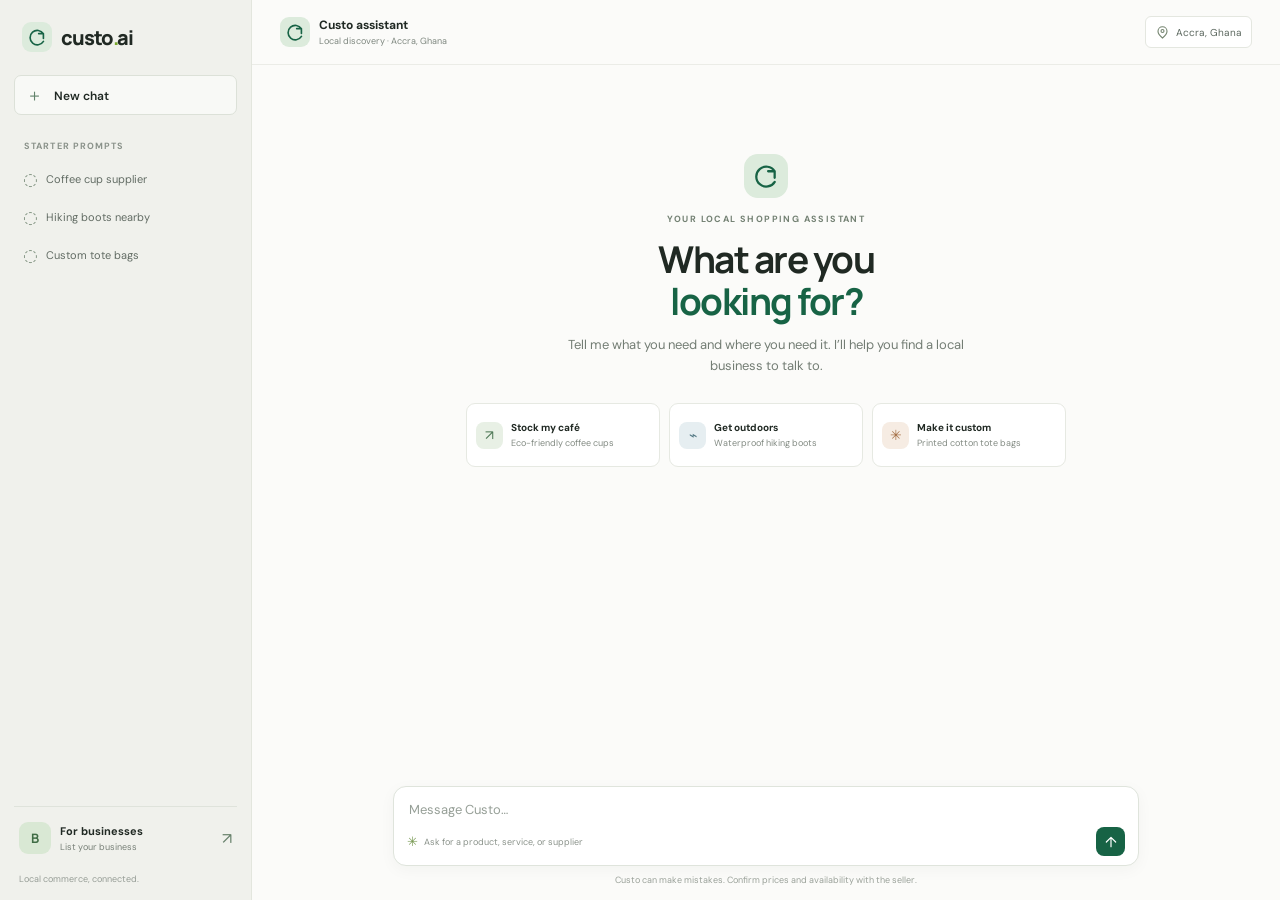
<file: index.html>
<!doctype html>
<html lang="en">
  <head>
    <meta charset="UTF-8" />
    <meta name="viewport" content="width=device-width, initial-scale=1.0" />
    <meta name="theme-color" content="#f7f7f4" />
    <meta name="description" content="Find trusted local businesses and products with Custo.AI." />
    <title>Custo.AI — Local discovery, in a conversation</title>
    <link rel="stylesheet" href="./styles.css" />
    <script src="./catalog.js" defer></script>
    <script src="./responses.js" defer></script>
    <script src="./app.js" defer></script>
  </head>
  <body>
    <div class="app-shell">
      <aside class="sidebar" id="sidebar">
        <a class="brand" href="#top" aria-label="Custo.AI home"><span class="brand-mark" aria-hidden="true"><svg viewBox="0 0 32 32"><path d="M25 10.2a11 11 0 1 0 .1 11.7M25 10.2v7.2m0-7.2h-7.2" /></svg></span><span>custo<span class="brand-dot">.</span>ai</span></a>
        <button class="new-chat" id="new-chat"><span aria-hidden="true">＋</span> New chat</button>
        <div class="side-label">STARTER PROMPTS</div>
        <div class="chat-history"><button class="history-item" data-query="Find an eco-friendly coffee cup supplier in Accra"><span class="history-icon" aria-hidden="true">◌</span><span>Coffee cup supplier</span></button><button class="history-item" data-query="Help me find waterproof hiking boots in Accra"><span class="history-icon" aria-hidden="true">◌</span><span>Hiking boots nearby</span></button><button class="history-item" data-query="I need custom printed tote bags in Accra"><span class="history-icon" aria-hidden="true">◌</span><span>Custom tote bags</span></button></div>
        <div class="side-spacer"></div>
        <a class="seller-side-link" href="./seller.html"><span class="seller-avatar">B</span><span><b>For businesses</b><small>List your business</small></span><span class="side-arrow" aria-hidden="true">↗</span></a>
        <div class="sidebar-foot">Local commerce, connected.</div>
      </aside>

      <main class="chat-main" id="top">
        <header class="chat-header"><button class="mobile-menu" id="mobile-menu" aria-label="Open menu"><svg viewBox="0 0 24 24" aria-hidden="true"><path d="M4 7h16M4 12h16M4 17h16" /></svg></button><div class="header-context"><span class="assistant-badge"><svg viewBox="0 0 32 32" aria-hidden="true"><path d="M25 10.2a11 11 0 1 0 .1 11.7M25 10.2v7.2m0-7.2h-7.2" /></svg></span><span><b>Custo assistant</b><small>Local discovery · Accra, Ghana</small></span></div><div class="location-control" aria-label="Current search area"><svg viewBox="0 0 20 20" aria-hidden="true"><path d="M16 8.3c0 4.1-6 9-6 9s-6-4.9-6-9a6 6 0 1 1 12 0Z"/><circle cx="10" cy="8" r="2"/></svg><span>Accra, Ghana</span></div></header>

        <section class="conversation" id="conversation" aria-label="Conversation" aria-live="polite">
          <div class="welcome-block" id="welcome-block">
            <div class="welcome-mark"><svg viewBox="0 0 32 32" aria-hidden="true"><path d="M25 10.2a11 11 0 1 0 .1 11.7M25 10.2v7.2m0-7.2h-7.2" /></svg></div>
            <div class="welcome-kicker">YOUR LOCAL SHOPPING ASSISTANT</div>
            <h1>What are you<br /><em>looking for?</em></h1>
            <p>Tell me what you need and where you need it. I’ll help you find a local business to talk to.</p>
            <div class="prompt-suggestions" aria-label="Try asking">
              <button class="prompt-card" data-query="Eco-friendly coffee cups for my café in Accra"><span class="prompt-icon green">↗</span><span><b>Stock my café</b><small>Eco-friendly coffee cups</small></span></button>
              <button class="prompt-card" data-query="Waterproof hiking boots available in Accra"><span class="prompt-icon blue">⌁</span><span><b>Get outdoors</b><small>Waterproof hiking boots</small></span></button>
              <button class="prompt-card" data-query="A reliable supplier for custom printed tote bags in Accra"><span class="prompt-icon orange">✳</span><span><b>Make it custom</b><small>Printed cotton tote bags</small></span></button>
            </div>
          </div>
        </section>

        <div class="composer-wrap">
          <form class="composer" id="chat-form">
            <label class="sr-only" for="query">Message Custo assistant</label>
            <textarea id="query" rows="1" placeholder="Message Custo…" required></textarea>
            <div class="composer-bottom"><div class="composer-hint"><span class="sparkle" aria-hidden="true">✳</span> Ask for a product, service, or supplier</div><button class="send-button" type="submit" aria-label="Send message"><svg viewBox="0 0 24 24" aria-hidden="true"><path d="M12 19V5m-7 7 7-7 7 7" /></svg></button></div>
          </form>
          <p class="disclaimer">Custo can make mistakes. Confirm prices and availability with the seller.</p>
        </div>
      </main>
    </div>
    <div class="mobile-scrim" id="mobile-scrim"></div>
  </body>
</html>
</file>
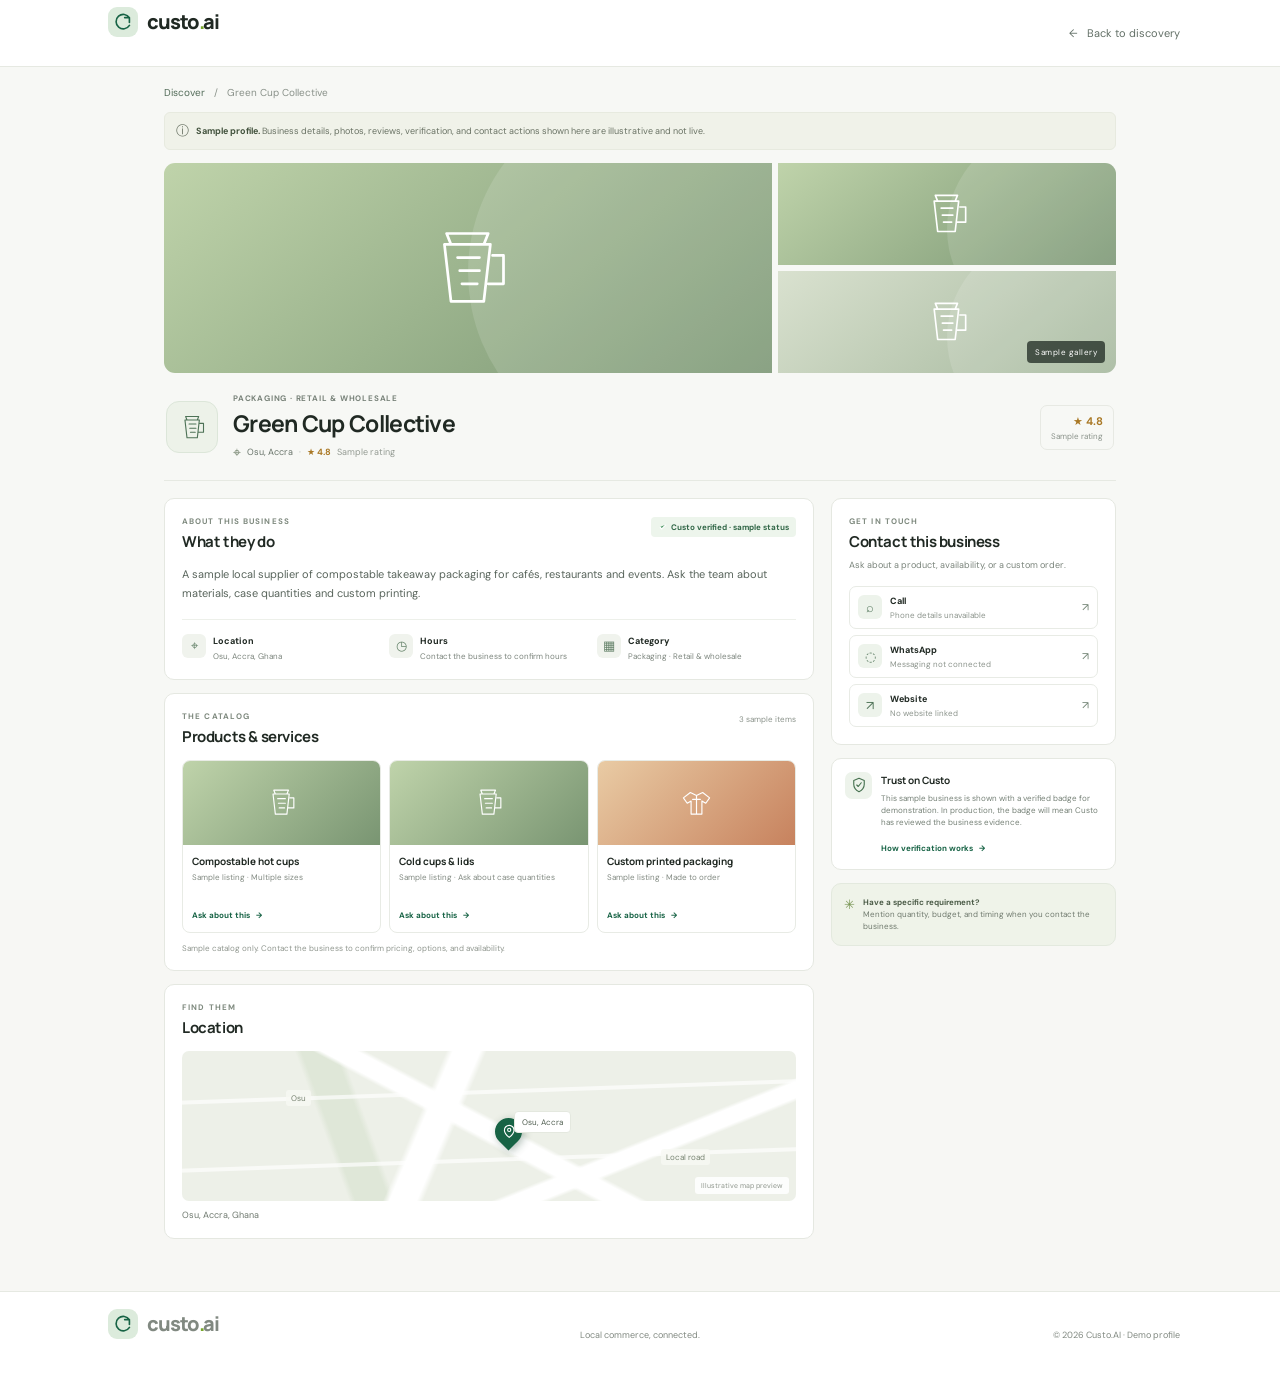
<file: profile.html>
<!doctype html>
<html lang="en">
  <head>
    <meta charset="UTF-8" />
    <meta name="viewport" content="width=device-width, initial-scale=1.0" />
    <meta name="theme-color" content="#f7f7f4" />
    <meta name="description" content="Business profile on Custo.AI." />
    <title>Business profile — Custo.AI</title>
    <link rel="stylesheet" href="./styles.css" />
    <script src="./catalog.js" defer></script>
    <script src="./profile.js" defer></script>
  </head>
  <body class="profile-page">
    <header class="profile-top">
      <a class="brand" href="./index.html" aria-label="Custo.AI home"><span class="brand-mark" aria-hidden="true"><svg viewBox="0 0 32 32"><path d="M25 10.2a11 11 0 1 0 .1 11.7M25 10.2v7.2m0-7.2h-7.2" /></svg></span><span>custo<span class="brand-dot">.</span>ai</span></a>
      <a class="profile-back" href="./index.html"><span aria-hidden="true">←</span> Back to discovery</a>
    </header>
    <main class="profile-container" id="profile-content">
      <nav class="breadcrumbs" aria-label="Breadcrumb"><a href="./index.html">Discover</a><span aria-hidden="true">/</span><span id="breadcrumb-name">Business profile</span></nav>
      <div class="profile-demo-note"><span aria-hidden="true">ⓘ</span><span><b>Sample profile.</b> Business details, photos, reviews, verification, and contact actions shown here are illustrative and not live.</span></div>
      <section class="profile-cover" id="profile-cover" aria-label="Business photo gallery"><div class="cover-main" id="cover-main"></div><div class="cover-side"><div class="cover-side-one" id="cover-side-one"></div><div class="cover-side-two" id="cover-side-two"></div></div><span class="cover-label">Sample gallery</span></section>
      <div class="profile-heading">
        <span class="profile-avatar" id="profile-avatar"></span>
        <div class="profile-title"><div class="profile-category" id="profile-category"></div><h1 id="business-name"></h1><div class="profile-subtitle" id="profile-subtitle"></div></div>
        <div class="profile-rating" id="profile-rating"></div>
      </div>

      <div class="profile-layout">
        <div class="profile-main-column">
          <section class="profile-panel profile-about"><div class="panel-heading"><div><div class="panel-eyebrow">ABOUT THIS BUSINESS</div><h2>What they do</h2></div><div id="verification-status"></div></div><p id="business-about"></p><div class="profile-facts"><div><span class="fact-icon">⌖</span><span><b>Location</b><small id="business-address"></small></span></div><div><span class="fact-icon">◷</span><span><b>Hours</b><small id="business-hours"></small></span></div><div><span class="fact-icon">▦</span><span><b>Category</b><small id="business-category-fact"></small></span></div></div></section>
          <section class="profile-panel"><div class="panel-heading"><div><div class="panel-eyebrow">THE CATALOG</div><h2>Products & services</h2></div><span class="catalog-count" id="catalog-count"></span></div><div class="catalog-grid" id="catalog-grid"></div><p class="catalog-note">Sample catalog only. Contact the business to confirm pricing, options, and availability.</p></section>
          <section class="profile-panel location-panel"><div class="panel-heading"><div><div class="panel-eyebrow">FIND THEM</div><h2>Location</h2></div></div><div class="map-preview"><div class="map-roads"></div><span class="map-place place-one" id="map-neighborhood"></span><span class="map-place place-two">Local road</span><span class="map-pin"><svg viewBox="0 0 20 20" aria-hidden="true"><path d="M16 8.3c0 4.1-6 9-6 9s-6-4.9-6-9a6 6 0 1 1 12 0Z"/><circle cx="10" cy="8" r="2"/></svg></span><span class="map-caption" id="map-caption"></span><span class="map-disclaimer">Illustrative map preview</span></div><p class="location-address" id="location-address"></p></section>
        </div>
        <aside class="profile-side-column">
          <section class="contact-panel"><div class="panel-eyebrow">GET IN TOUCH</div><h2>Contact this business</h2><p class="contact-intro">Ask about a product, availability, or a custom order.</p><div class="contact-actions"><button type="button" data-demo-contact="Phone"><span class="contact-icon">⌕</span><span><b>Call</b><small>Phone details unavailable</small></span><span class="contact-arrow">↗</span></button><button type="button" data-demo-contact="WhatsApp"><span class="contact-icon">◌</span><span><b>WhatsApp</b><small>Messaging not connected</small></span><span class="contact-arrow">↗</span></button><button type="button" data-demo-contact="Website"><span class="contact-icon">↗</span><span><b>Website</b><small>No website linked</small></span><span class="contact-arrow">↗</span></button></div><p class="contact-status" id="contact-status" role="status">Contact actions are disabled for sample listings.</p></section>
          <section class="trust-panel"><div class="trust-icon"><svg viewBox="0 0 24 24" aria-hidden="true"><path d="m12 3 7 3v5c0 5-3 8-7 10-4-2-7-5-7-10V6l7-3Zm-3 9 2 2 4-5" /></svg></div><div><h3>Trust on Custo</h3><p id="trust-copy"></p><a href="./index.html#how-it-works">How verification works <span aria-hidden="true">→</span></a></div></section>
          <section class="profile-tip"><span aria-hidden="true">✳</span><p><b>Have a specific requirement?</b><br />Mention quantity, budget, and timing when you contact the business.</p></section>
        </aside>
      </div>
    </main>
    <footer class="profile-footer"><a class="brand footer-brand" href="./index.html"><span class="brand-mark" aria-hidden="true"><svg viewBox="0 0 32 32"><path d="M25 10.2a11 11 0 1 0 .1 11.7M25 10.2v7.2m0-7.2h-7.2" /></svg></span><span>custo<span class="brand-dot">.</span>ai</span></a><span>Local commerce, connected.</span><span>© 2026 Custo.AI · Demo profile</span></footer>
  </body>
</html>
</file>
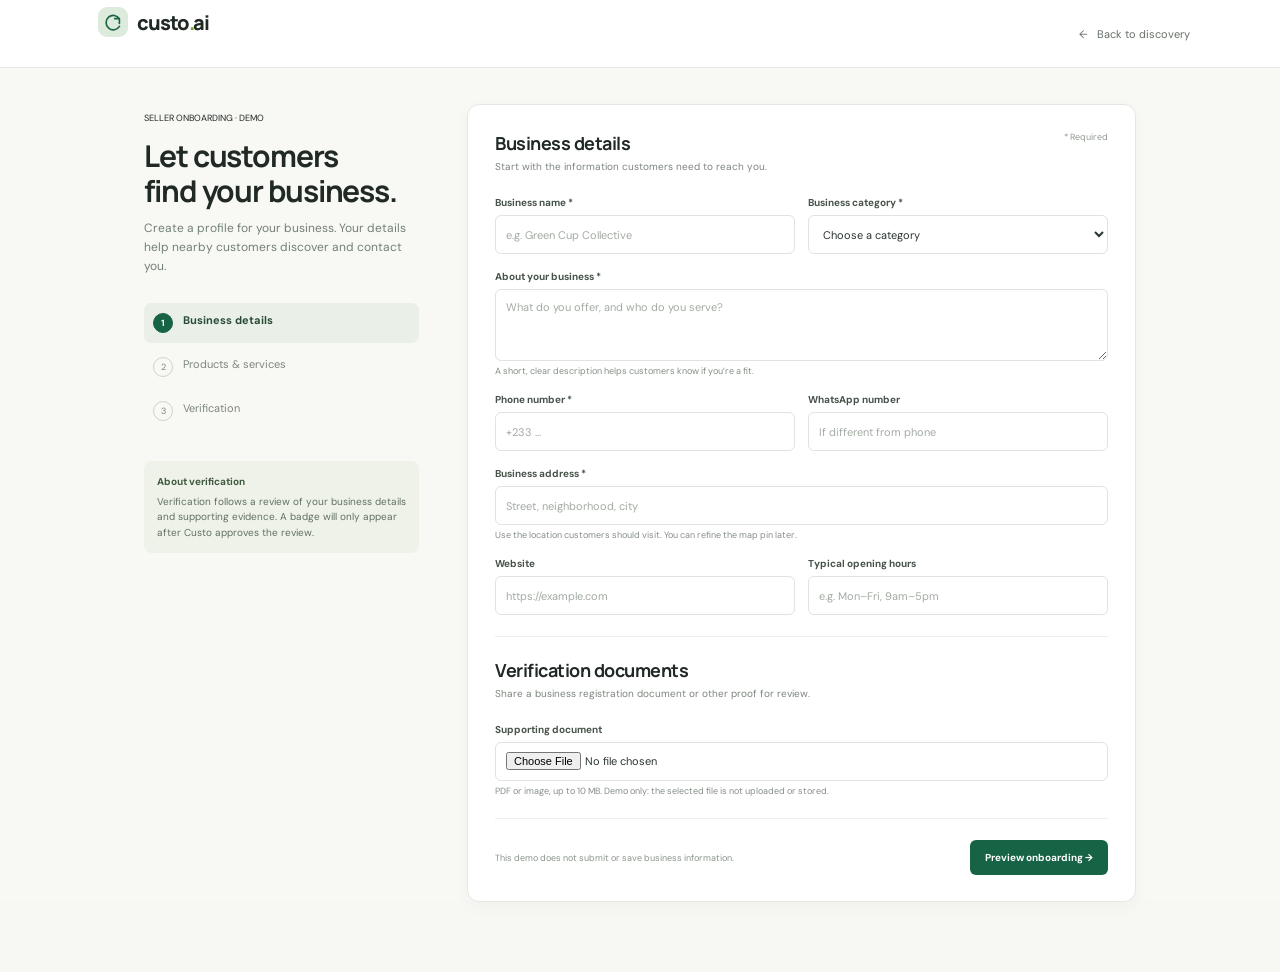
<file: seller.html>
<!doctype html>
<html lang="en">
  <head>
    <meta charset="UTF-8" />
    <meta name="viewport" content="width=device-width, initial-scale=1.0" />
    <meta name="theme-color" content="#f8f8f5" />
    <meta name="description" content="Create a Custo.AI business profile." />
    <title>List your business — Custo.AI</title>
    <link rel="stylesheet" href="./styles.css" />
    <script src="./seller.js" defer></script>
  </head>
  <body class="seller-page">
    <header class="seller-top">
      <a class="brand" href="./index.html"><span class="brand-mark" aria-hidden="true"><svg viewBox="0 0 32 32"><path d="M25 10.2a11 11 0 1 0 .1 11.7M25 10.2v7.2m0-7.2h-7.2" /></svg></span><span>custo<span class="brand-dot">.</span>ai</span></a>
      <a class="seller-back" href="./index.html"><span aria-hidden="true">←</span> Back to discovery</a>
    </header>
    <main class="seller-container">
      <aside class="seller-aside">
        <div class="eyebrow">SELLER ONBOARDING · DEMO</div>
        <h1>Let customers<br />find your business.</h1>
        <p>Create a profile for your business. Your details help nearby customers discover and contact you.</p>
        <div class="progress-list" aria-label="Onboarding steps">
          <div class="progress-step active"><span class="progress-circle">1</span><span>Business details</span></div>
          <div class="progress-step"><span class="progress-circle">2</span><span>Products & services</span></div>
          <div class="progress-step"><span class="progress-circle">3</span><span>Verification</span></div>
        </div>
        <div class="seller-note"><b>About verification</b>Verification follows a review of your business details and supporting evidence. A badge will only appear after Custo approves the review.</div>
      </aside>

      <section class="seller-form-card" aria-labelledby="form-title">
        <div class="form-section-heading"><div><h2 id="form-title">Business details</h2><p>Start with the information customers need to reach you.</p></div><span class="required-note">* Required</span></div>
        <form id="seller-form">
          <div class="field-grid">
            <div class="field"><label for="business-name">Business name *</label><input id="business-name" name="business-name" autocomplete="organization" placeholder="e.g. Green Cup Collective" required /></div>
            <div class="field"><label for="category">Business category *</label><select id="category" name="category" required><option value="">Choose a category</option><option>Food & drink</option><option>Retail & shopping</option><option>Wholesale & suppliers</option><option>Home & services</option><option>Health & wellness</option><option>Other</option></select></div>
            <div class="field full"><label for="description">About your business *</label><textarea id="description" name="description" maxlength="400" placeholder="What do you offer, and who do you serve?" required></textarea><span class="field-hint">A short, clear description helps customers know if you’re a fit.</span></div>
            <div class="field"><label for="phone">Phone number *</label><input id="phone" name="phone" type="tel" autocomplete="tel" placeholder="+233 …" required /></div>
            <div class="field"><label for="whatsapp">WhatsApp number</label><input id="whatsapp" name="whatsapp" type="tel" placeholder="If different from phone" /></div>
            <div class="field full"><label for="address">Business address *</label><input id="address" name="address" autocomplete="street-address" placeholder="Street, neighborhood, city" required /><span class="field-hint">Use the location customers should visit. You can refine the map pin later.</span></div>
            <div class="field"><label for="website">Website</label><input id="website" name="website" type="url" autocomplete="url" placeholder="https://example.com" /></div>
            <div class="field"><label for="hours">Typical opening hours</label><input id="hours" name="hours" placeholder="e.g. Mon–Fri, 9am–5pm" /></div>
          </div>
          <hr class="form-divider" />
          <div class="form-section-heading"><div><h2>Verification documents</h2><p>Share a business registration document or other proof for review.</p></div></div>
          <div class="field-grid">
            <div class="field full"><label for="document">Supporting document</label><input id="document" name="document" type="file" accept=".pdf,.png,.jpg,.jpeg" /><span class="field-hint">PDF or image, up to 10 MB. Demo only: the selected file is not uploaded or stored.</span></div>
          </div>
          <hr class="form-divider" />
          <div class="form-actions"><p>This demo does not submit or save business information.</p><button class="primary-button" type="submit">Preview onboarding <span aria-hidden="true">→</span></button></div>
          <div class="seller-success" id="seller-success" role="status">Your form is complete. In the live portal, the next step would be product listings and document review. Nothing was submitted.</div>
        </form>
      </section>
    </main>
  </body>
</html>
</file>
<file: styles.css>
@import url('https://fonts.googleapis.com/css2?family=DM+Sans:wght@400;500;600;700&family=Manrope:wght@400;500;600;700;800&display=swap');
:root{font-family:'DM Sans',Arial,sans-serif;color:#202923;background:#f7f7f4;font-synthesis:none;text-rendering:optimizeLegibility;--ink:#202923;--muted:#707a72;--green:#176345;--line:#e6e9e2;--paper:#fff;--lime:#d8f16b}
*{box-sizing:border-box}html,body{height:100%;margin:0}body{min-width:320px}button,textarea{font:inherit;color:inherit}button{cursor:pointer}a{color:inherit;text-decoration:none}:focus-visible{outline:3px solid #91b977;outline-offset:3px}
.app-shell{height:100%;min-height:620px;display:grid;grid-template-columns:252px 1fr}.sidebar{background:#f0f1ec;border-right:1px solid #e3e6de;padding:22px 14px 15px;display:flex;flex-direction:column}.brand{display:flex;align-items:center;gap:9px;font:800 20px 'Manrope',sans-serif;letter-spacing:-1.1px;padding:0 8px 23px}.brand-mark,.assistant-badge,.welcome-mark{display:grid;place-items:center;background:#dcebdc}.brand-mark{width:30px;height:30px;border-radius:9px}.brand-mark svg,.assistant-badge svg,.welcome-mark svg{fill:none;stroke:#176345;stroke-width:2.5;stroke-linecap:round;stroke-linejoin:round}.brand-mark svg{width:21px}.brand-dot{color:#78a72b}.new-chat{height:40px;border:1px solid #dce1d8;background:#f8f9f6;border-radius:7px;text-align:left;padding:0 11px;font-size:12px;font-weight:600}.new-chat span{font-size:17px;color:#62836b;margin-right:8px;vertical-align:-1px}.side-label{font-size:9px;font-weight:700;letter-spacing:1.1px;color:#8a928a;padding:25px 10px 9px}.chat-history{display:grid;gap:3px}.history-item{height:35px;display:flex;align-items:center;gap:8px;padding:0 9px;border:0;background:transparent;border-radius:6px;text-align:left;color:#626c64;font-size:11px;white-space:nowrap;overflow:hidden;text-overflow:ellipsis}.history-item.active{background:#e5e9e1;color:#28372e;font-weight:600}.history-icon{font-size:17px;color:#829482}.side-spacer{flex:1}.seller-side-link{border-top:1px solid #dfe3db;padding:15px 5px 11px;display:flex;align-items:center;gap:9px}.seller-avatar{width:32px;height:32px;border-radius:9px;background:#d9e8d4;color:#3f6c44;display:grid;place-items:center;font:700 13px 'Manrope',sans-serif}.seller-side-link b,.seller-side-link small{display:block}.seller-side-link b{font-size:11px}.seller-side-link small{font-size:9px;color:#788078;margin-top:3px}.side-arrow{margin-left:auto;color:#67816a}.sidebar-foot{font-size:9px;color:#969d96;padding:8px 5px 0}.chat-main{min-width:0;display:flex;flex-direction:column;position:relative;background:#fbfbf9}.chat-header{height:65px;flex:0 0 65px;border-bottom:1px solid #ebece7;padding:0 28px;display:flex;align-items:center;justify-content:space-between;background:#fbfbf9}.header-context{display:flex;align-items:center;gap:9px}.assistant-badge{width:30px;height:30px;border-radius:9px}.assistant-badge svg{width:21px}.header-context b,.header-context small{display:block}.header-context b{font-size:12px}.header-context small{font-size:9px;color:#7e877f;margin-top:2px}.location-control{height:32px;border:1px solid #e4e7e0;background:#fff;border-radius:6px;padding:0 9px;display:flex;gap:6px;align-items:center;font-size:10px;color:#5b675e}.location-control svg{width:15px;fill:none;stroke:#758570;stroke-width:1.5}.chevron{font-size:13px;color:#7a857b}.mobile-menu{display:none;border:0;background:transparent;padding:8px}.mobile-menu svg{width:20px;fill:none;stroke:currentColor;stroke-width:1.7}.conversation{width:min(810px,100%);margin:0 auto;flex:1;overflow:auto;padding:35px 32px 28px;scroll-behavior:smooth}.welcome-block{max-width:600px;margin:54px auto 0;text-align:center}.welcome-mark{width:44px;height:44px;border-radius:14px;margin:0 auto 15px}.welcome-mark svg{width:29px}.welcome-kicker{font-size:9px;font-weight:700;letter-spacing:1.4px;color:#738173}.welcome-block h1{font:700 37px/1.13 'Manrope',sans-serif;letter-spacing:-1.5px;margin:14px 0 11px}.welcome-block h1 em{font-style:normal;color:var(--green)}.welcome-block>p{font-size:13px;line-height:1.65;color:#737d74;max-width:410px;margin:0 auto}.prompt-suggestions{display:grid;grid-template-columns:repeat(3,1fr);gap:9px;margin:27px auto 0}.prompt-card{background:#fff;border:1px solid #e6e9e2;border-radius:9px;min-height:64px;padding:10px 9px;display:flex;gap:8px;align-items:center;text-align:left;transition:border-color .18s,background .18s}.prompt-card:hover{border-color:#b9cbb9;background:#fcfefb}.prompt-icon{width:27px;height:27px;flex:0 0 27px;display:grid;place-items:center;border-radius:8px;font-size:14px}.prompt-icon.green{background:#e8f0e5;color:#4e7856}.prompt-icon.blue{background:#e6eef1;color:#527783}.prompt-icon.orange{background:#f6ece3;color:#a46f45}.prompt-card b,.prompt-card small{display:block}.prompt-card b{font-size:10px}.prompt-card small{font-size:9px;color:#838b83;margin-top:4px;line-height:1.3}.composer-wrap{width:min(810px,100%);padding:0 32px 14px;margin:0 auto}.composer{padding:13px 13px 9px;background:#fff;border:1px solid #dfe4dc;border-radius:13px;box-shadow:0 4px 16px #2635220a}.composer:focus-within{border-color:#a8c4aa;box-shadow:0 0 0 3px #e9f1e8}.composer textarea{display:block;width:100%;min-height:27px;max-height:130px;resize:none;border:0;outline:0;background:transparent;font-size:13px;line-height:1.5;padding:0 2px;color:var(--ink)}.composer textarea::placeholder{color:#969f97}.composer-bottom{height:29px;display:flex;align-items:center;justify-content:space-between}.composer-hint{font-size:9px;color:#8a928a;display:flex;align-items:center;gap:6px}.sparkle{font-size:13px;color:#789953}.send-button{width:29px;height:29px;display:grid;place-items:center;border:0;border-radius:8px;background:var(--green);color:white}.send-button:hover{background:#104d35}.send-button svg{width:16px;fill:none;stroke:currentColor;stroke-width:1.8;stroke-linecap:round;stroke-linejoin:round}.disclaimer{text-align:center;font-size:9px;color:#9aa199;margin:8px 0 0}
.user-message-row{display:flex;justify-content:flex-end;margin:12px 0 19px}.user-message{background:#eef1eb;border:1px solid #e8ebe5;color:#26342b;max-width:min(520px,85%);padding:11px 14px;border-radius:15px 15px 4px 15px;font-size:13px;line-height:1.55;white-space:pre-wrap}.assistant-message-row{display:flex;gap:10px;align-items:flex-start;margin:0 0 21px}.assistant-mini{width:27px;height:27px;flex:0 0 27px;border-radius:8px;background:#dcebdc;display:grid;place-items:center}.assistant-mini svg{width:19px;fill:none;stroke:#176345;stroke-width:2.4;stroke-linecap:round;stroke-linejoin:round}.assistant-content{min-width:0;flex:1}.assistant-content>p{font-size:13px;line-height:1.65;color:#3e4941;margin:2px 0 13px}.match-head{display:flex;align-items:center;justify-content:space-between;margin:14px 0 9px}.match-head b{font:700 13px 'Manrope',sans-serif}.match-head span{font-size:9px;color:#879087}.match-list{display:grid;gap:8px}.match-card{display:grid;grid-template-columns:62px 1fr auto;gap:11px;align-items:center;padding:10px;border:1px solid #e6e9e2;background:#fff;border-radius:9px}.match-art{height:58px;border-radius:8px;display:grid;place-items:center}.match-art svg{width:30px;height:30px;fill:none;stroke:#fff;stroke-width:1.5;stroke-linecap:round;stroke-linejoin:round}.match-art.cups{background:linear-gradient(135deg,#b9d2a5,#76956f)}.match-art.outdoors{background:linear-gradient(135deg,#c1d3cc,#78958c)}.match-art.textile{background:linear-gradient(135deg,#eccb9e,#c7835b)}.match-art.service{background:linear-gradient(135deg,#d0d0b8,#92977e)}.match-info{min-width:0}.match-category{font-size:8px;letter-spacing:.5px;text-transform:uppercase;color:#899189;font-weight:700}.match-info h3{font:700 12px 'Manrope',sans-serif;margin:4px 0 3px;letter-spacing:-.2px}.match-info p{font-size:10px;line-height:1.4;color:#758076;margin:0}.match-meta{display:flex;gap:9px;align-items:center;margin-top:5px;font-size:9px;color:#788278}.match-rating{color:#a97825;font-weight:700}.verified-pill{display:inline-flex;align-items:center;gap:3px;margin-left:5px;color:#316747;background:#edf5ec;border-radius:4px;padding:3px 5px;font-size:8px;font-weight:700}.verified-pill svg{width:10px;height:10px;fill:#4a9562;stroke:white;stroke-width:2}.match-contact{border:1px solid #dce5dc;background:#fff;border-radius:6px;padding:7px 9px;color:#176345;font-size:9px;font-weight:700;white-space:nowrap}.match-contact:hover{background:#f2f7f1}.results-disclaimer{font-size:9px!important;color:#8b948b!important;margin:8px 0 0!important}.empty-state{border:1px dashed #d8dfd7;background:#fff;border-radius:10px;padding:18px;text-align:left;color:#657067;font-size:11px;line-height:1.55}.empty-state strong{display:block;color:var(--ink);font:700 12px 'Manrope',sans-serif;margin-bottom:4px}.mobile-scrim{display:none}.sr-only{position:absolute;width:1px;height:1px;padding:0;margin:-1px;overflow:hidden;clip:rect(0,0,0,0);white-space:nowrap;border:0}
/* Seller onboarding phase */
.seller-page{min-height:100%;background:#f8f8f5}.seller-top{height:68px;background:#fff;border-bottom:1px solid var(--line);display:flex;align-items:center;justify-content:space-between;padding:0 max(24px,calc((100% - 1100px)/2))}.seller-back{font-size:11px;color:#657067}.seller-back span{padding-right:6px}.seller-container{max-width:1040px;margin:0 auto;padding:36px 24px 70px;display:grid;grid-template-columns:275px 1fr;gap:48px}.seller-aside{padding-top:8px}.seller-aside .eyebrow{font-size:9px}.seller-aside h1{font:700 30px/1.18 'Manrope',sans-serif;letter-spacing:-1.1px;margin:14px 0 10px}.seller-aside>p{font-size:12px;color:#738076;line-height:1.6;margin:0 0 27px}.progress-list{display:grid;gap:4px}.progress-step{display:flex;gap:10px;padding:10px 9px;border-radius:7px;color:#7d867e;font-size:11px}.progress-step.active{background:#eaf0e7;color:#284b35;font-weight:700}.progress-circle{width:20px;height:20px;border:1px solid #ccd4ca;border-radius:50%;display:grid;place-items:center;font-size:9px;flex:0 0 20px}.progress-step.active .progress-circle{background:#176345;border-color:#176345;color:#fff}.seller-note{margin-top:30px;padding:13px;background:#eef2e9;border-radius:8px;color:#62705f;font-size:10px;line-height:1.55}.seller-note b{display:block;color:#3f5941;margin-bottom:4px}.seller-form-card{background:#fff;border:1px solid #e5e8e1;border-radius:12px;padding:26px 27px;box-shadow:0 5px 18px #26352208}.form-section-heading{display:flex;align-items:start;justify-content:space-between;margin-bottom:23px}.form-section-heading h2{font:700 18px 'Manrope',sans-serif;letter-spacing:-.5px;margin:0 0 5px}.form-section-heading p{font-size:10px;color:#7c857c;margin:0}.required-note{font-size:9px;color:#929a91}.field-grid{display:grid;grid-template-columns:1fr 1fr;gap:16px 13px}.field{display:grid;gap:6px}.field.full{grid-column:1/-1}.field label{font-size:10px;font-weight:700;color:#47534a}.field input,.field select,.field textarea{width:100%;min-height:39px;border:1px solid #dfe4dc;border-radius:6px;background:#fff;padding:9px 10px;font:400 11px 'DM Sans',sans-serif;color:#29352d}.field input::placeholder,.field textarea::placeholder{color:#a2aaa2}.field textarea{min-height:72px;resize:vertical;line-height:1.5}.field-hint{font-size:9px;color:#858e85;margin-top:-2px}.form-divider{border:0;border-top:1px solid #edf0ea;margin:21px 0}.form-actions{display:flex;justify-content:space-between;align-items:center}.form-actions p{font-size:9px;color:#8b948b;margin:0}.primary-button{border:0;background:#176345;color:#fff;padding:11px 15px;border-radius:6px;font-size:10px;font-weight:700}.primary-button:hover{background:#104d35}.seller-success{display:none;margin-top:14px;padding:10px 12px;border-radius:6px;background:#eaf4e9;color:#32643e;font-size:10px}.seller-success.show{display:block}
@media(max-width:800px){.app-shell{grid-template-columns:220px 1fr}.conversation{padding:26px 22px}.composer-wrap{padding-left:22px;padding-right:22px}.seller-container{gap:28px;grid-template-columns:235px 1fr}}
@media(max-width:620px){.app-shell{display:block;min-height:100%;height:100dvh}.sidebar{position:fixed;z-index:20;inset:0 auto 0 0;width:260px;transform:translateX(-102%);transition:transform .2s;box-shadow:12px 0 30px #17251a12}.sidebar.open{transform:translateX(0)}.mobile-scrim.visible{display:block;position:fixed;z-index:19;inset:0;background:#15231a55}.chat-main{height:100%;min-height:0}.chat-header{height:59px;flex-basis:59px;padding:0 14px;justify-content:start;gap:9px}.mobile-menu{display:grid;place-items:center}.location-control{margin-left:auto;height:30px;font-size:9px}.assistant-badge{width:27px;height:27px}.header-context b{font-size:11px}.header-context small{font-size:8px}.conversation{padding:22px 15px 18px}.welcome-block{margin:38px auto 0}.welcome-block h1{font-size:34px}.welcome-block>p{font-size:12px}.prompt-suggestions{grid-template-columns:1fr;margin-top:22px;gap:7px}.prompt-card{min-height:54px;padding:8px 10px}.composer-wrap{padding:0 12px 10px}.disclaimer{font-size:8px}.match-card{grid-template-columns:50px 1fr;gap:9px;padding:8px}.match-art{height:50px}.match-contact{grid-column:2;justify-self:start;margin-top:-3px}.match-info h3{font-size:11px}.match-info p{font-size:9px}.match-meta{font-size:8px}.seller-top{height:60px;padding:0 17px}.seller-container{display:block;padding:25px 15px 45px}.seller-aside{padding:0 4px 20px}.seller-aside h1{font-size:25px;margin:10px 0 7px}.seller-aside>p{margin-bottom:15px}.progress-list{grid-template-columns:repeat(3,1fr);gap:5px}.progress-step{padding:8px 5px;font-size:9px;gap:5px;align-items:center}.progress-circle{width:18px;height:18px;flex-basis:18px}.seller-note{display:none}.seller-form-card{padding:19px 15px}.form-section-heading{margin-bottom:18px}.field-grid{gap:13px 9px}.field label{font-size:9px}.field input,.field select,.field textarea{font-size:10px}.form-actions p{max-width:150px;line-height:1.4}}
@media(max-width:380px){.location-control{padding:0 6px;gap:3px}.location-control span:nth-child(2){max-width:75px;white-space:nowrap;overflow:hidden}.field-grid{grid-template-columns:1fr}.field.full{grid-column:auto}.progress-step{font-size:8px}.progress-circle{display:none}}
@media(prefers-reduced-motion:reduce){*,*::before,*::after{scroll-behavior:auto!important;transition:none!important;animation:none!important}}
/* Public seller profiles */
.profile-page{min-height:100%;background:#f7f8f5}.profile-top{height:67px;border-bottom:1px solid var(--line);background:#fff;display:flex;align-items:center;justify-content:space-between;padding:0 max(24px,calc((100% - 1080px)/2))}.profile-back{font-size:11px;color:#637067}.profile-back span{padding-right:6px}.profile-container{max-width:1000px;margin:0 auto;padding:19px 24px 52px}.breadcrumbs{display:flex;gap:9px;align-items:center;color:#899189;font-size:10px;margin:0 0 13px}.breadcrumbs a{color:#536c59}.profile-demo-note{display:flex;align-items:center;gap:7px;padding:9px 11px;border:1px solid #e7eadf;background:#f0f2e9;border-radius:6px;color:#697264;font-size:9px;line-height:1.4;margin-bottom:13px}.profile-demo-note>span:first-child{font-size:13px}.profile-demo-note b{color:#43533e}.profile-cover{height:210px;display:grid;grid-template-columns:1.8fr 1fr;gap:6px;border-radius:11px;overflow:hidden;position:relative}.cover-main,.cover-side-one,.cover-side-two{display:grid;place-items:center;position:relative;overflow:hidden}.cover-main:before,.cover-side-one:before,.cover-side-two:before{content:'';position:absolute;width:60%;aspect-ratio:1;border-radius:50%;background:#ffffff20;top:-35%;right:-10%}.cover-main>svg{width:105px;height:105px;fill:none;stroke:#fff;stroke-width:1.25;stroke-linecap:round;stroke-linejoin:round;z-index:1}.cover-side{display:grid;grid-template-rows:1fr 1fr;gap:6px;min-height:0}.cover-side-one>svg,.cover-side-two>svg{width:56px;height:56px;fill:none;stroke:#fff;stroke-width:1.4;stroke-linecap:round;stroke-linejoin:round;z-index:1}.cover-cups .cover-main,.cover-cups .cover-side-one{background:linear-gradient(140deg,#bfd3aa,#799572)}.cover-cups .cover-side-two{background:linear-gradient(140deg,#d9e1cf,#a4b79c)}.cover-outdoors .cover-main,.cover-outdoors .cover-side-one{background:linear-gradient(140deg,#c1d2ca,#79988e)}.cover-outdoors .cover-side-two{background:linear-gradient(140deg,#e0e4dd,#a6b8ae)}.cover-textile .cover-main,.cover-textile .cover-side-one{background:linear-gradient(140deg,#e9cba4,#c7825e)}.cover-textile .cover-side-two{background:linear-gradient(140deg,#eddcc5,#cda57d)}.cover-service .cover-main,.cover-service .cover-side-one{background:linear-gradient(140deg,#d2d2bd,#8d957f)}.cover-service .cover-side-two{background:linear-gradient(140deg,#e3e4d7,#b8c0a7)}.cover-label{position:absolute;right:11px;bottom:10px;border-radius:4px;background:#18231db8;color:#fff;padding:6px 8px;font-size:8px;letter-spacing:.5px}.profile-heading{display:flex;align-items:center;gap:15px;padding:20px 2px 19px;border-bottom:1px solid #e6e9e2}.profile-avatar{width:52px;height:52px;flex:0 0 52px;display:grid;place-items:center;background:#edf2e9;border:1px solid #dce6d9;border-radius:13px}.profile-avatar svg{width:33px;height:33px;fill:none;stroke:#4d7256;stroke-width:1.6;stroke-linecap:round;stroke-linejoin:round}.profile-title{min-width:0;flex:1}.profile-category{font-size:8px;text-transform:uppercase;letter-spacing:.8px;font-weight:700;color:#788279}.profile-title h1{font:700 23px 'Manrope',sans-serif;letter-spacing:-.7px;margin:4px 0 4px}.profile-subtitle{display:flex;align-items:center;gap:6px;color:#687369;font-size:9px}.profile-location-icon{font-size:14px;color:#75846f}.subtitle-dot{color:#a0a69e}.profile-rating-inline{color:#a97825;font-weight:700}.rating-count{color:#949b93}.profile-rating{padding:8px 10px;border:1px solid #e7e9e3;border-radius:7px;text-align:right;white-space:nowrap}.profile-rating b,.profile-rating span{display:block}.profile-rating b{font-size:11px;color:#a97825}.profile-rating span{font-size:8px;color:#8b938b;margin-top:3px}.profile-layout{display:grid;grid-template-columns:minmax(0,1fr) 285px;gap:17px;padding-top:17px;align-items:start}.profile-main-column,.profile-side-column{display:grid;gap:13px}.profile-panel,.contact-panel,.trust-panel,.profile-tip{background:#fff;border:1px solid #e5e8e1;border-radius:10px;padding:17px}.panel-heading{display:flex;align-items:start;justify-content:space-between;gap:10px;margin-bottom:13px}.panel-eyebrow{font-size:8px;font-weight:700;letter-spacing:1.1px;color:#7e897e}.panel-heading h2,.contact-panel h2{font:700 15px 'Manrope',sans-serif;letter-spacing:-.4px;margin:5px 0 0}.profile-about>p{font-size:11px;line-height:1.7;color:#59655c;margin:0 0 16px;max-width:600px}.verified-pill.large{margin:0;font-size:8px;padding:5px 7px;white-space:nowrap}.unverified-pill{display:inline-flex;margin:0;background:#f3f1e9;color:#7a7255;border-radius:4px;padding:5px 7px;font-size:8px;font-weight:700;white-space:nowrap}.profile-facts{display:grid;grid-template-columns:repeat(3,1fr);gap:8px;border-top:1px solid #edf0ea;padding-top:14px}.profile-facts>div{display:flex;gap:7px;align-items:start}.fact-icon{width:24px;height:24px;display:grid;place-items:center;background:#f0f3ed;color:#628067;border-radius:6px;font-size:13px;flex:0 0 24px}.profile-facts b,.profile-facts small{display:block}.profile-facts b{font-size:9px;margin:1px 0 4px}.profile-facts small{font-size:8px;line-height:1.4;color:#7c857d}.catalog-count{font-size:8px;color:#8b938b;padding-top:3px;white-space:nowrap}.catalog-grid{display:grid;grid-template-columns:repeat(3,minmax(0,1fr));gap:8px}.catalog-item{border:1px solid #e8ebe5;border-radius:8px;overflow:hidden}.catalog-art{height:84px;display:grid;place-items:center}.catalog-art svg{width:37px;height:37px;fill:none;stroke:#fff;stroke-width:1.5;stroke-linecap:round;stroke-linejoin:round}.catalog-art.cups{background:linear-gradient(135deg,#bfd3aa,#799572)}.catalog-art.outdoors{background:linear-gradient(135deg,#c1d2ca,#79988e)}.catalog-art.textile{background:linear-gradient(135deg,#e9cba4,#c7825e)}.catalog-art.service{background:linear-gradient(135deg,#d2d2bd,#8d957f)}.catalog-item-body{padding:9px}.catalog-item h3{font:700 10px/1.4 'Manrope',sans-serif;margin:0 0 4px}.catalog-item p{font-size:8px;line-height:1.45;color:#828a82;min-height:23px;margin:0 0 7px}.catalog-item button{border:0;background:none;padding:0;color:#176345;font-size:8px;font-weight:700}.catalog-item button span{padding-left:4px}.catalog-note{font-size:8px;color:#90978f;margin:10px 0 0}.map-preview{height:150px;position:relative;overflow:hidden;border-radius:7px;background-color:#edf0e8;background-image:linear-gradient(28deg,transparent 46%,#fff 47%,#fff 51%,transparent 52%),linear-gradient(113deg,transparent 39%,#fff 40%,#fff 44%,transparent 45%),linear-gradient(158deg,transparent 69%,#fff 70%,#fff 74%,transparent 75%),linear-gradient(70deg,transparent 25%,#dfe7d8 26%,#dfe7d8 31%,transparent 32%)}.map-roads{position:absolute;width:120%;height:120%;left:-10%;top:-10%;background:repeating-linear-gradient(8deg,transparent 0 36px,#ffffffaa 37px 40px,transparent 41px 68px);transform:rotate(-10deg)}.map-place{position:absolute;font-size:8px;color:#788472;background:#f8f9f4cc;padding:3px 5px;border-radius:3px}.place-one{left:17%;top:26%}.place-two{right:14%;bottom:24%}.map-pin{position:absolute;left:51%;top:45%;width:27px;height:27px;border-radius:50% 50% 50% 0;transform:rotate(-45deg);display:grid;place-items:center;background:#176345;box-shadow:0 3px 8px #163d2855}.map-pin svg{width:16px;transform:rotate(45deg);fill:none;stroke:#fff;stroke-width:1.4}.map-caption{position:absolute;left:calc(51% + 19px);top:40%;background:#fff;padding:5px 7px;border:1px solid #e4e8df;border-radius:4px;color:#526052;font-size:8px}.map-disclaimer{position:absolute;right:7px;bottom:7px;color:#8d958b;background:#ffffffdb;padding:4px 6px;border-radius:3px;font-size:7px}.location-address{font-size:9px;color:#6e786e;margin:8px 0 0}.contact-panel h2{font-size:15px}.contact-intro{font-size:9px;line-height:1.5;color:#7a847b;margin:7px 0 13px}.contact-actions{display:grid;gap:6px}.contact-actions button{width:100%;display:flex;align-items:center;gap:8px;text-align:left;padding:8px;border:1px solid #e8ebe5;background:#fff;border-radius:7px;cursor:pointer}.contact-actions button:hover{background:#f7faf6;border-color:#d2dfd1}.contact-icon{width:24px;height:24px;border-radius:6px;background:#edf3eb;color:#52755a;display:grid;place-items:center;font-size:13px}.contact-actions b,.contact-actions small{display:block}.contact-actions b{font-size:9px}.contact-actions small{font-size:8px;color:#8c948c;margin-top:3px}.contact-arrow{margin-left:auto;color:#718373;font-size:11px}.contact-status{display:none;margin:9px 0 0;padding:8px;border-radius:5px;background:#f0f2e9;color:#68735f;font-size:8px;line-height:1.5}.contact-status.visible{display:block}.trust-panel{display:flex;gap:9px;padding:13px}.trust-icon{width:27px;height:27px;display:grid;place-items:center;flex:0 0 27px;background:#edf3eb;border-radius:7px}.trust-icon svg{width:18px;fill:none;stroke:#46714f;stroke-width:1.5;stroke-linecap:round;stroke-linejoin:round}.trust-panel h3{font:700 10px 'Manrope',sans-serif;margin:1px 0 5px}.trust-panel p{font-size:8px;line-height:1.5;color:#758076;margin:0 0 7px}.trust-panel a{font-size:8px;color:#176345;font-weight:700}.trust-panel a span{padding-left:4px}.profile-tip{display:flex;gap:8px;align-items:start;background:#eff3e9;padding:12px;border-color:#e3e9de}.profile-tip>span{color:#789553;font-size:13px}.profile-tip p{font-size:8px;line-height:1.55;color:#707a6e;margin:0}.profile-tip b{color:#4c5c48}.profile-footer{border-top:1px solid var(--line);background:#fff;max-width:100%;padding:17px max(24px,calc((100% - 1080px)/2));display:flex;align-items:center;justify-content:space-between;color:#818981;font-size:9px}.match-art{transition:filter .2s}.match-card:hover .match-art{filter:saturate(1.1)}.match-info h3 a:hover{color:#176345}.match-contact:hover{background:#f2f7f1}
@media(max-width:760px){.profile-layout{grid-template-columns:minmax(0,1fr) 250px;gap:11px}.profile-container{padding-left:18px;padding-right:18px}.profile-panel,.contact-panel{padding:14px}.profile-facts{grid-template-columns:1fr;gap:11px}.profile-facts>div{align-items:center}.catalog-grid{grid-template-columns:1fr}.catalog-item{display:grid;grid-template-columns:80px 1fr}.catalog-art{height:100%;min-height:85px}.catalog-item p{min-height:0}}
@media(max-width:560px){.profile-top{height:59px;padding:0 16px}.profile-container{padding:14px 13px 35px}.profile-demo-note{font-size:8px;align-items:start}.profile-cover{height:160px;grid-template-columns:1.5fr 1fr}.cover-main>svg{width:70px;height:70px}.cover-side-one>svg,.cover-side-two>svg{width:38px;height:38px}.profile-heading{gap:10px;padding:15px 1px}.profile-avatar{width:42px;height:42px;flex-basis:42px;border-radius:11px}.profile-avatar svg{width:27px}.profile-title h1{font-size:17px}.profile-category{font-size:7px}.profile-subtitle{font-size:8px;flex-wrap:wrap;gap:4px}.rating-count{display:none}.profile-rating{padding:6px 7px}.profile-rating b{font-size:9px}.profile-rating span{font-size:7px}.profile-layout{grid-template-columns:1fr;gap:11px;padding-top:12px}.profile-side-column{grid-row:1}.profile-main-column{grid-row:2}.contact-actions{grid-template-columns:repeat(3,minmax(0,1fr))}.contact-actions button{align-items:start;flex-wrap:wrap;gap:5px;padding:7px}.contact-icon{width:22px;height:22px}.contact-actions button>span:nth-child(2){width:calc(100% - 28px)}.contact-actions b{font-size:8px}.contact-actions small{font-size:7px}.contact-arrow{display:none}.contact-intro{margin-bottom:9px}.contact-panel{padding:12px}.contact-panel h2{font-size:13px}.profile-panel{padding:13px}.catalog-grid{grid-template-columns:repeat(3,minmax(0,1fr))}.catalog-item{display:block}.catalog-art{height:64px;min-height:0}.catalog-art svg{width:29px;height:29px}.catalog-item-body{padding:7px}.catalog-item h3{font-size:8px}.catalog-item p{font-size:7px;min-height:26px}.catalog-item button{font-size:7px}.map-preview{height:130px}.profile-footer{padding:14px 14px;font-size:8px}.profile-footer>span:nth-child(2){display:none}.footer-brand{font-size:14px}}
</file>
